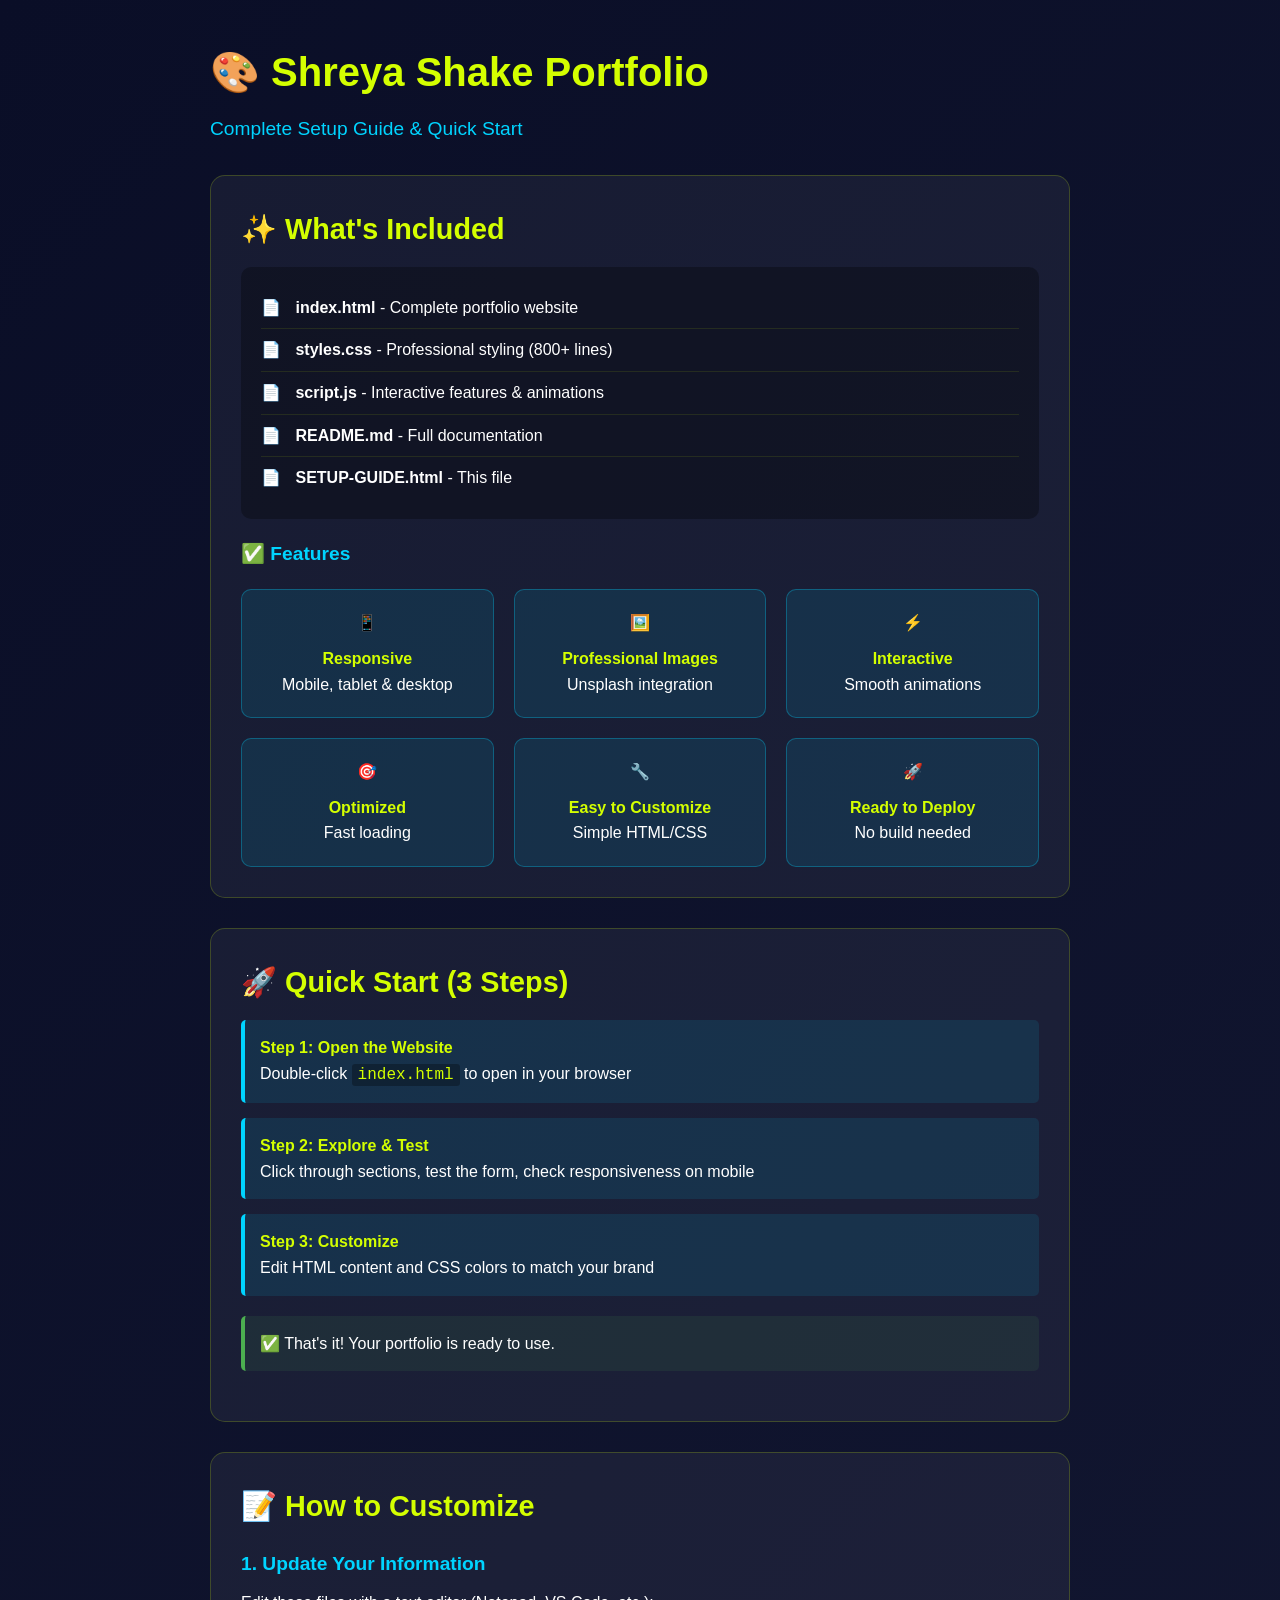
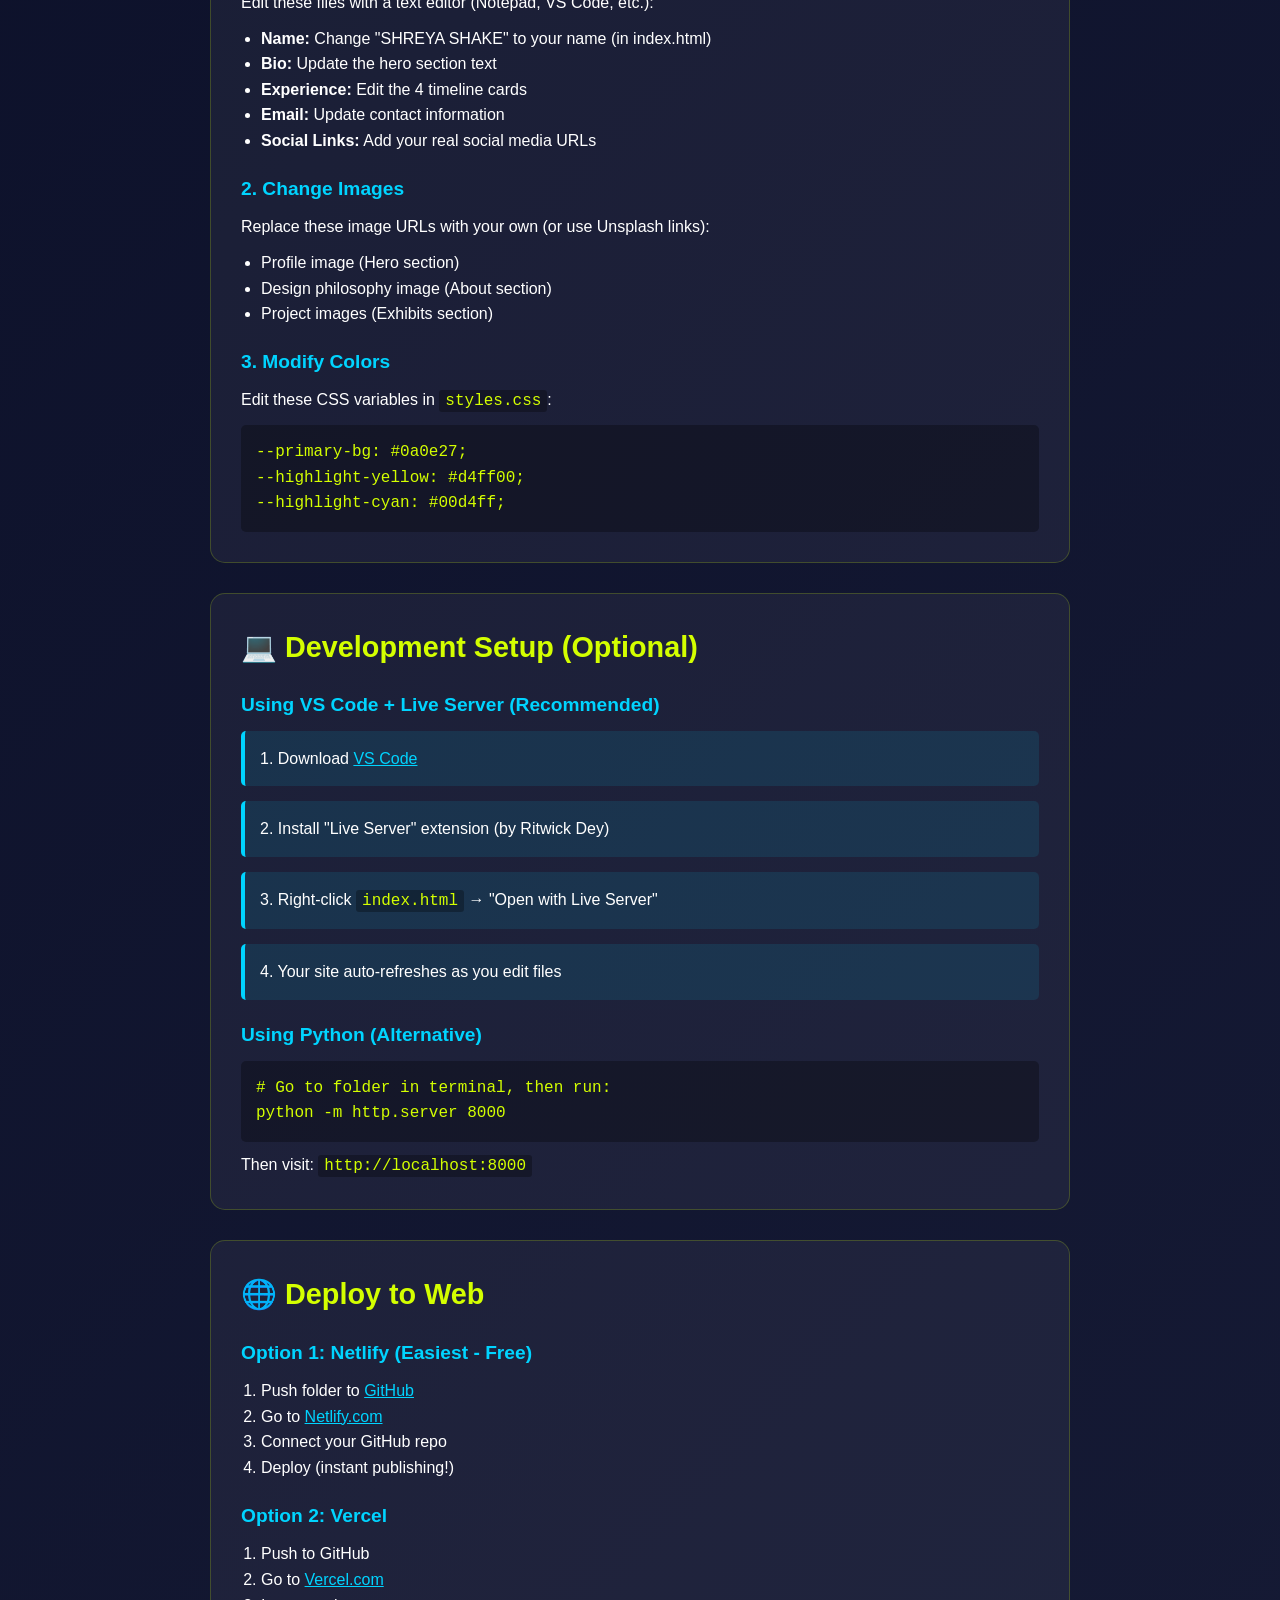
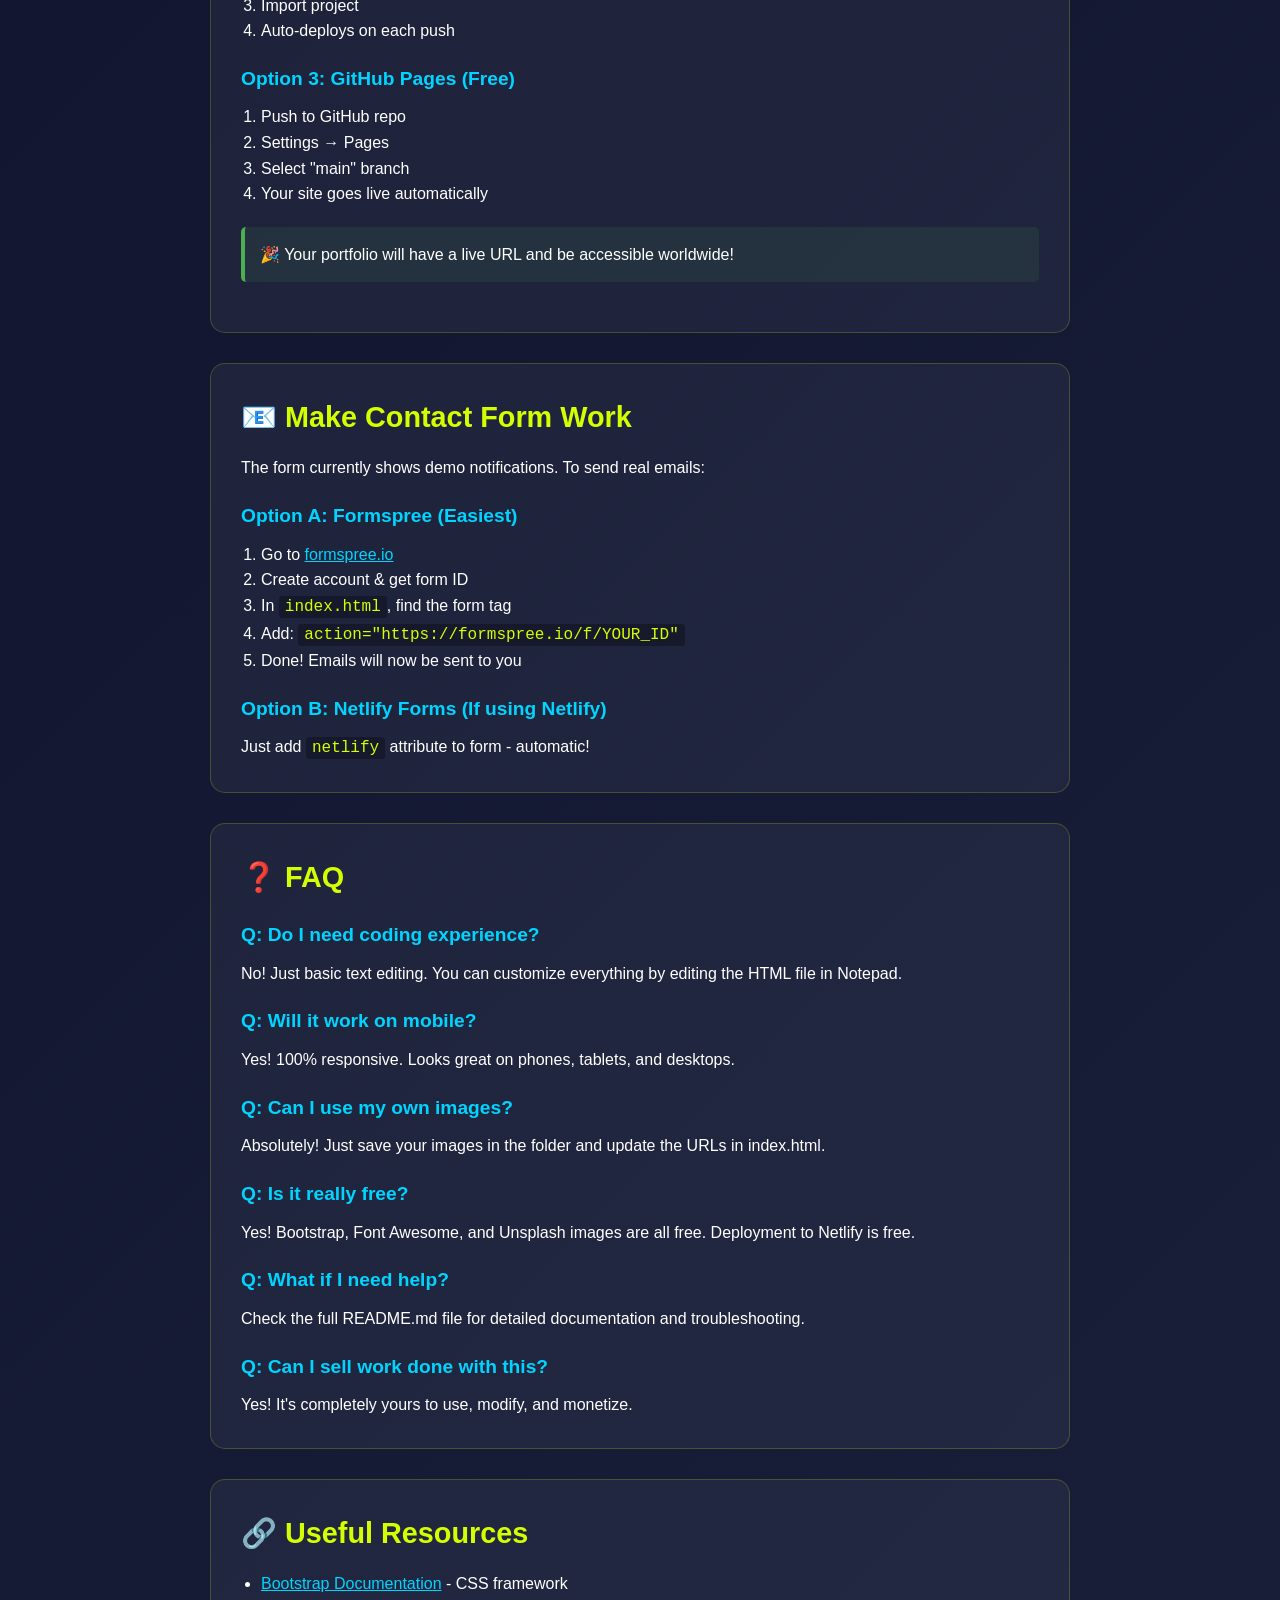
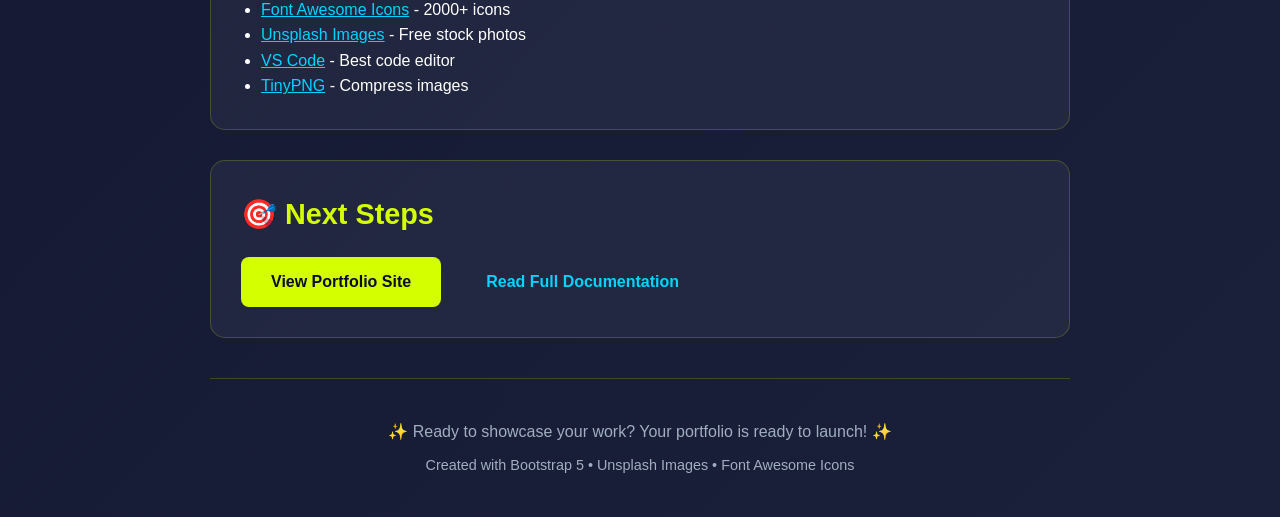
<file: SETUP-GUIDE.html>
<!DOCTYPE html>
<html lang="en">
<head>
    <meta charset="UTF-8">
    <meta name="viewport" content="width=device-width, initial-scale=1.0">
    <title>Setup Guide - Shreya Shake Portfolio</title>
    <style>
        * {
            margin: 0;
            padding: 0;
            box-sizing: border-box;
        }
        
        body {
            font-family: 'Segoe UI', Tahoma, Geneva, Verdana, sans-serif;
            background: linear-gradient(135deg, #0a0e27 0%, #1a1f3a 100%);
            color: #ffffff;
            line-height: 1.6;
        }
        
        .container {
            max-width: 900px;
            margin: 0 auto;
            padding: 40px 20px;
        }
        
        h1 {
            color: #d4ff00;
            margin-bottom: 10px;
            font-size: 2.5rem;
        }
        
        .subtitle {
            color: #00d4ff;
            margin-bottom: 30px;
            font-size: 1.2rem;
        }
        
        .section {
            background: rgba(255, 255, 255, 0.05);
            border: 1px solid rgba(212, 255, 0, 0.2);
            border-radius: 15px;
            padding: 30px;
            margin-bottom: 30px;
        }
        
        h2 {
            color: #d4ff00;
            margin-bottom: 15px;
            font-size: 1.8rem;
        }
        
        h3 {
            color: #00d4ff;
            margin-top: 20px;
            margin-bottom: 10px;
            font-size: 1.2rem;
        }
        
        .step {
            background: rgba(0, 212, 255, 0.1);
            border-left: 4px solid #00d4ff;
            padding: 15px;
            margin-bottom: 15px;
            border-radius: 5px;
        }
        
        .step strong {
            color: #d4ff00;
        }
        
        code {
            background: rgba(0, 0, 0, 0.3);
            padding: 2px 6px;
            border-radius: 3px;
            font-family: 'Courier New', monospace;
            color: #d4ff00;
        }
        
        .button-group {
            display: flex;
            gap: 15px;
            margin-top: 20px;
            flex-wrap: wrap;
        }
        
        a.btn {
            display: inline-block;
            padding: 12px 30px;
            border-radius: 8px;
            text-decoration: none;
            font-weight: 600;
            transition: all 0.3s ease;
            border: none;
            cursor: pointer;
            font-size: 1rem;
        }
        
        .btn-primary {
            background: #d4ff00;
            color: #0a0e27;
        }
        
        .btn-primary:hover {
            background: #b3cc00;
            transform: translateY(-2px);
            box-shadow: 0 10px 30px rgba(212, 255, 0, 0.2);
        }
        
        .btn-secondary {
            background: transparent;
            color: #00d4ff;
            border: 2px solid #00d4ff;
        }
        
        .btn-secondary:hover {
            background: #00d4ff;
            color: #0a0e27;
        }
        
        .feature-grid {
            display: grid;
            grid-template-columns: repeat(auto-fit, minmax(200px, 1fr));
            gap: 20px;
            margin-top: 20px;
        }
        
        .feature {
            background: rgba(0, 212, 255, 0.1);
            padding: 20px;
            border-radius: 10px;
            text-align: center;
            border: 1px solid rgba(0, 212, 255, 0.3);
        }
        
        .feature strong {
            color: #d4ff00;
            display: block;
            margin-top: 10px;
        }
        
        .warning {
            background: rgba(255, 193, 7, 0.1);
            border-left: 4px solid #ffc107;
            padding: 15px;
            border-radius: 5px;
            margin: 20px 0;
        }
        
        .success {
            background: rgba(76, 175, 80, 0.1);
            border-left: 4px solid #4caf50;
            padding: 15px;
            border-radius: 5px;
            margin: 20px 0;
        }
        
        .file-list {
            background: rgba(0, 0, 0, 0.3);
            padding: 20px;
            border-radius: 10px;
            margin: 15px 0;
        }
        
        .file-list li {
            list-style: none;
            padding: 8px 0;
            border-bottom: 1px solid rgba(212, 255, 0, 0.1);
        }
        
        .file-list li:last-child {
            border-bottom: none;
        }
        
        .file-list li::before {
            content: "📄 ";
            margin-right: 10px;
            color: #d4ff00;
        }
        
        footer {
            text-align: center;
            padding-top: 40px;
            border-top: 1px solid rgba(212, 255, 0, 0.2);
            margin-top: 40px;
            color: #a0aec0;
        }
        
        @media (max-width: 768px) {
            h1 { font-size: 2rem; }
            h2 { font-size: 1.5rem; }
            .button-group { flex-direction: column; }
            .feature-grid { grid-template-columns: 1fr; }
        }
    </style>
</head>
<body>
    <div class="container">
        <h1>🎨 Shreya Shake Portfolio</h1>
        <p class="subtitle">Complete Setup Guide & Quick Start</p>
        
        <div class="section">
            <h2>✨ What's Included</h2>
            <ul class="file-list">
                <li><strong>index.html</strong> - Complete portfolio website</li>
                <li><strong>styles.css</strong> - Professional styling (800+ lines)</li>
                <li><strong>script.js</strong> - Interactive features & animations</li>
                <li><strong>README.md</strong> - Full documentation</li>
                <li><strong>SETUP-GUIDE.html</strong> - This file</li>
            </ul>
            
            <h3>✅ Features</h3>
            <div class="feature-grid">
                <div class="feature">
                    <span>📱</span>
                    <strong>Responsive</strong>
                    Mobile, tablet & desktop
                </div>
                <div class="feature">
                    <span>🖼️</span>
                    <strong>Professional Images</strong>
                    Unsplash integration
                </div>
                <div class="feature">
                    <span>⚡</span>
                    <strong>Interactive</strong>
                    Smooth animations
                </div>
                <div class="feature">
                    <span>🎯</span>
                    <strong>Optimized</strong>
                    Fast loading
                </div>
                <div class="feature">
                    <span>🔧</span>
                    <strong>Easy to Customize</strong>
                    Simple HTML/CSS
                </div>
                <div class="feature">
                    <span>🚀</span>
                    <strong>Ready to Deploy</strong>
                    No build needed
                </div>
            </div>
        </div>
        
        <div class="section">
            <h2>🚀 Quick Start (3 Steps)</h2>
            
            <div class="step">
                <strong>Step 1: Open the Website</strong><br>
                Double-click <code>index.html</code> to open in your browser
            </div>
            
            <div class="step">
                <strong>Step 2: Explore & Test</strong><br>
                Click through sections, test the form, check responsiveness on mobile
            </div>
            
            <div class="step">
                <strong>Step 3: Customize</strong><br>
                Edit HTML content and CSS colors to match your brand
            </div>
            
            <div class="success">
                ✅ That's it! Your portfolio is ready to use.
            </div>
        </div>
        
        <div class="section">
            <h2>📝 How to Customize</h2>
            
            <h3>1. Update Your Information</h3>
            <p>Edit these files with a text editor (Notepad, VS Code, etc.):</p>
            <ul style="margin-left: 20px; margin-top: 10px;">
                <li><strong>Name:</strong> Change "SHREYA SHAKE" to your name (in index.html)</li>
                <li><strong>Bio:</strong> Update the hero section text</li>
                <li><strong>Experience:</strong> Edit the 4 timeline cards</li>
                <li><strong>Email:</strong> Update contact information</li>
                <li><strong>Social Links:</strong> Add your real social media URLs</li>
            </ul>
            
            <h3 style="margin-top: 20px;">2. Change Images</h3>
            <p>Replace these image URLs with your own (or use Unsplash links):</p>
            <ul style="margin-left: 20px; margin-top: 10px;">
                <li>Profile image (Hero section)</li>
                <li>Design philosophy image (About section)</li>
                <li>Project images (Exhibits section)</li>
            </ul>
            
            <h3 style="margin-top: 20px;">3. Modify Colors</h3>
            <p>Edit these CSS variables in <code>styles.css</code>:</p>
            <code style="display: block; padding: 15px; margin-top: 10px; background: rgba(0, 0, 0, 0.3); border-radius: 5px;">
                --primary-bg: #0a0e27;<br>
                --highlight-yellow: #d4ff00;<br>
                --highlight-cyan: #00d4ff;
            </code>
        </div>
        
        <div class="section">
            <h2>💻 Development Setup (Optional)</h2>
            
            <h3>Using VS Code + Live Server (Recommended)</h3>
            <div class="step">
                1. Download <a href="https://code.visualstudio.com/" style="color: #00d4ff;">VS Code</a>
            </div>
            <div class="step">
                2. Install "Live Server" extension (by Ritwick Dey)
            </div>
            <div class="step">
                3. Right-click <code>index.html</code> → "Open with Live Server"
            </div>
            <div class="step">
                4. Your site auto-refreshes as you edit files
            </div>
            
            <h3 style="margin-top: 20px;">Using Python (Alternative)</h3>
            <code style="display: block; padding: 15px; margin-top: 10px; background: rgba(0, 0, 0, 0.3); border-radius: 5px;">
                # Go to folder in terminal, then run:<br>
                python -m http.server 8000
            </code>
            <p style="margin-top: 10px;">Then visit: <code>http://localhost:8000</code></p>
        </div>
        
        <div class="section">
            <h2>🌐 Deploy to Web</h2>
            
            <h3>Option 1: Netlify (Easiest - Free)</h3>
            <ol style="margin-left: 20px; margin-top: 10px;">
                <li>Push folder to <a href="https://github.com/" style="color: #00d4ff;">GitHub</a></li>
                <li>Go to <a href="https://netlify.com/" style="color: #00d4ff;">Netlify.com</a></li>
                <li>Connect your GitHub repo</li>
                <li>Deploy (instant publishing!)</li>
            </ol>
            
            <h3 style="margin-top: 20px;">Option 2: Vercel</h3>
            <ol style="margin-left: 20px; margin-top: 10px;">
                <li>Push to GitHub</li>
                <li>Go to <a href="https://vercel.com/" style="color: #00d4ff;">Vercel.com</a></li>
                <li>Import project</li>
                <li>Auto-deploys on each push</li>
            </ol>
            
            <h3 style="margin-top: 20px;">Option 3: GitHub Pages (Free)</h3>
            <ol style="margin-left: 20px; margin-top: 10px;">
                <li>Push to GitHub repo</li>
                <li>Settings → Pages</li>
                <li>Select "main" branch</li>
                <li>Your site goes live automatically</li>
            </ol>
            
            <div class="success">
                🎉 Your portfolio will have a live URL and be accessible worldwide!
            </div>
        </div>
        
        <div class="section">
            <h2>📧 Make Contact Form Work</h2>
            
            <p>The form currently shows demo notifications. To send real emails:</p>
            
            <h3>Option A: Formspree (Easiest)</h3>
            <ol style="margin-left: 20px; margin-top: 10px;">
                <li>Go to <a href="https://formspree.io/" style="color: #00d4ff;">formspree.io</a></li>
                <li>Create account & get form ID</li>
                <li>In <code>index.html</code>, find the form tag</li>
                <li>Add: <code>action="https://formspree.io/f/YOUR_ID"</code></li>
                <li>Done! Emails will now be sent to you</li>
            </ol>
            
            <h3 style="margin-top: 20px;">Option B: Netlify Forms (If using Netlify)</h3>
            <p>Just add <code>netlify</code> attribute to form - automatic!</p>
        </div>
        
        <div class="section">
            <h2>❓ FAQ</h2>
            
            <h3>Q: Do I need coding experience?</h3>
            <p>No! Just basic text editing. You can customize everything by editing the HTML file in Notepad.</p>
            
            <h3 style="margin-top: 20px;">Q: Will it work on mobile?</h3>
            <p>Yes! 100% responsive. Looks great on phones, tablets, and desktops.</p>
            
            <h3 style="margin-top: 20px;">Q: Can I use my own images?</h3>
            <p>Absolutely! Just save your images in the folder and update the URLs in index.html.</p>
            
            <h3 style="margin-top: 20px;">Q: Is it really free?</h3>
            <p>Yes! Bootstrap, Font Awesome, and Unsplash images are all free. Deployment to Netlify is free.</p>
            
            <h3 style="margin-top: 20px;">Q: What if I need help?</h3>
            <p>Check the full README.md file for detailed documentation and troubleshooting.</p>
            
            <h3 style="margin-top: 20px;">Q: Can I sell work done with this?</h3>
            <p>Yes! It's completely yours to use, modify, and monetize.</p>
        </div>
        
        <div class="section">
            <h2>🔗 Useful Resources</h2>
            <ul style="margin-left: 20px;">
                <li><a href="https://getbootstrap.com/docs/" style="color: #00d4ff;">Bootstrap Documentation</a> - CSS framework</li>
                <li><a href="https://fontawesome.com/icons" style="color: #00d4ff;">Font Awesome Icons</a> - 2000+ icons</li>
                <li><a href="https://unsplash.com/" style="color: #00d4ff;">Unsplash Images</a> - Free stock photos</li>
                <li><a href="https://code.visualstudio.com/" style="color: #00d4ff;">VS Code</a> - Best code editor</li>
                <li><a href="https://tinypng.com/" style="color: #00d4ff;">TinyPNG</a> - Compress images</li>
            </ul>
        </div>
        
        <div class="section">
            <h2>🎯 Next Steps</h2>
            
            <div class="button-group">
                <a href="index.html" class="btn btn-primary">View Portfolio Site</a>
                <a href="README.md" class="btn btn-secondary">Read Full Documentation</a>
            </div>
        </div>
        
        <footer>
            <p>✨ Ready to showcase your work? Your portfolio is ready to launch! ✨</p>
            <p style="margin-top: 10px; font-size: 0.9rem;">Created with Bootstrap 5 • Unsplash Images • Font Awesome Icons</p>
        </footer>
    </div>
</body>
</html>
</file>
